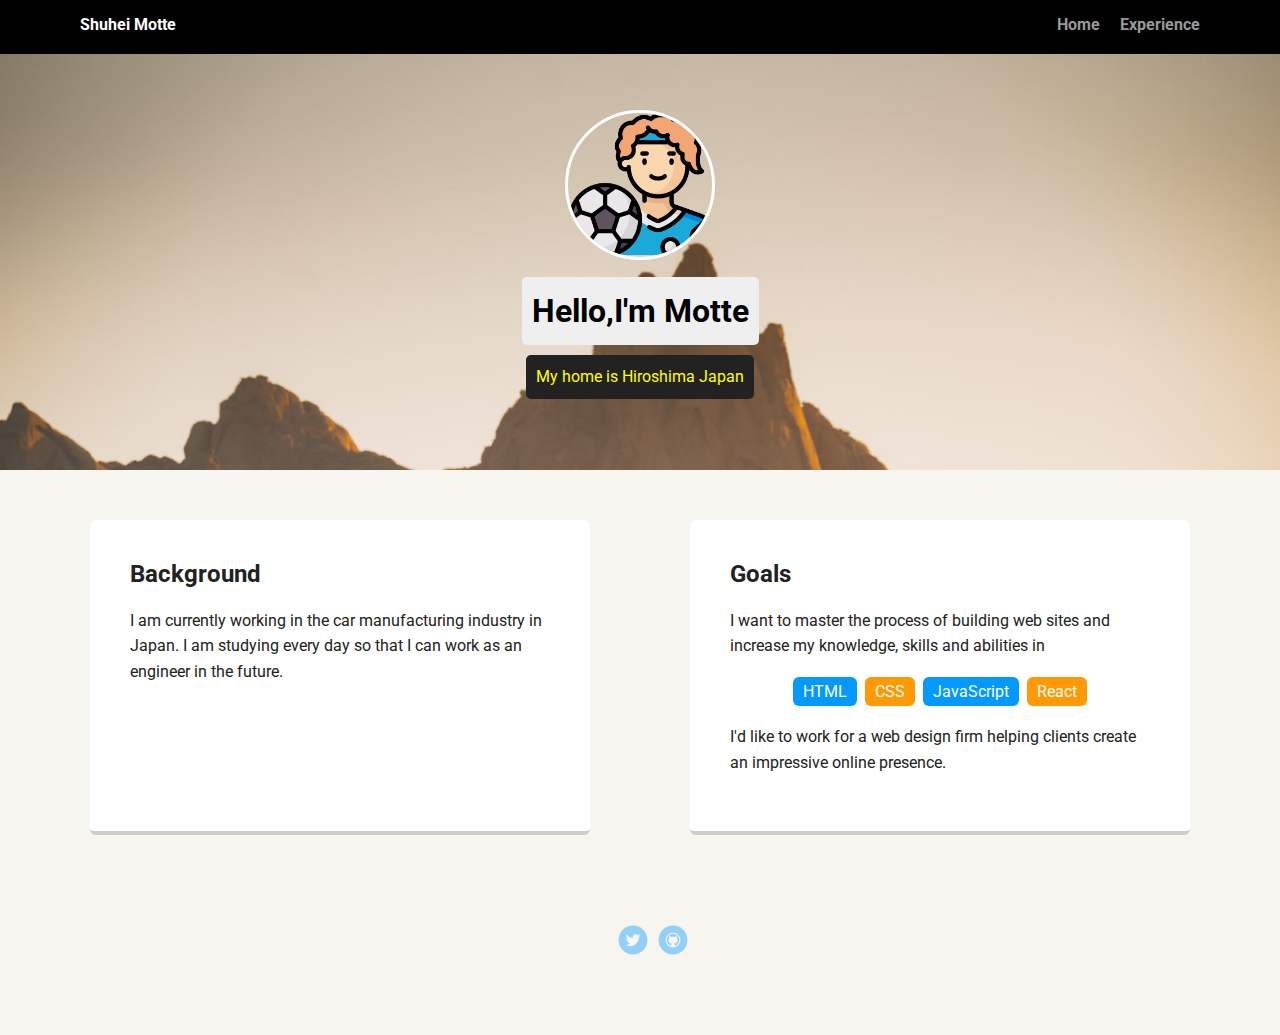
<file: index.html>
<!DOCTYPE html>
<html lang="en">
  <head>
    <meta charset="utf-8" />
    <title>Shuhei Motte Profile</title>
    <meta name="viewport" content="width=device-width, initial-scale=1.0" />
    <link rel="stylesheet" href="styles.css" />
    <link
      href="https://fonts.googleapis.com/css?family=Muli%7CRoboto:400,300,500,700,900"
      rel="stylesheet"
    />
  </head>
  <body>
    <div class="main-nav">
      <ul class="nav">
        <li class="name">Shuhei Motte</li>
        <li><a href="#">Home</a></li>
        <li><a href="page2.html">Experience</a></li>
      </ul>
    </div>
    <header>
      <img
        src="images/my-profile.png"
        alt="My-profile image"
        class="profile-image"
      />
      <h1 class="tag name">Hello,I'm Motte</h1>
      <p class="tag location">My home is Hiroshima Japan</p>
    </header>

    <main class="flex">
      <div class="card">
        <h2>Background</h2>
        <p>
          I am currently working in the car manufacturing industry in Japan. I
          am studying every day so that I can work as an engineer in the future.
        </p>
      </div>

      <div class="card">
        <h2>Goals</h2>
        <p>
          I want to master the process of building web sites and increase my
          knowledge, skills and abilities in
        </p>
        <ul class="skills">
          <li>HTML</li>
          <li>CSS</li>
          <li>JavaScript</li>
          <li>React</li>
        </ul>
        <p>
          I'd like to work for a web design firm helping clients create an
          impressive online presence.
        </p>
      </div>
    </main>
    <footer>
      <ul>
        <li>
          <a href="https://twitter.com/home?lang=ja" class="social twitter"
            >Twitter</a
          >
        </li>
        <li>
          <a href="https://github.com/MOtte-Shuhei" class="social github"
            >Github</a
          >
        </li>
      </ul>
    </footer>
  </body>
</html>
</file>
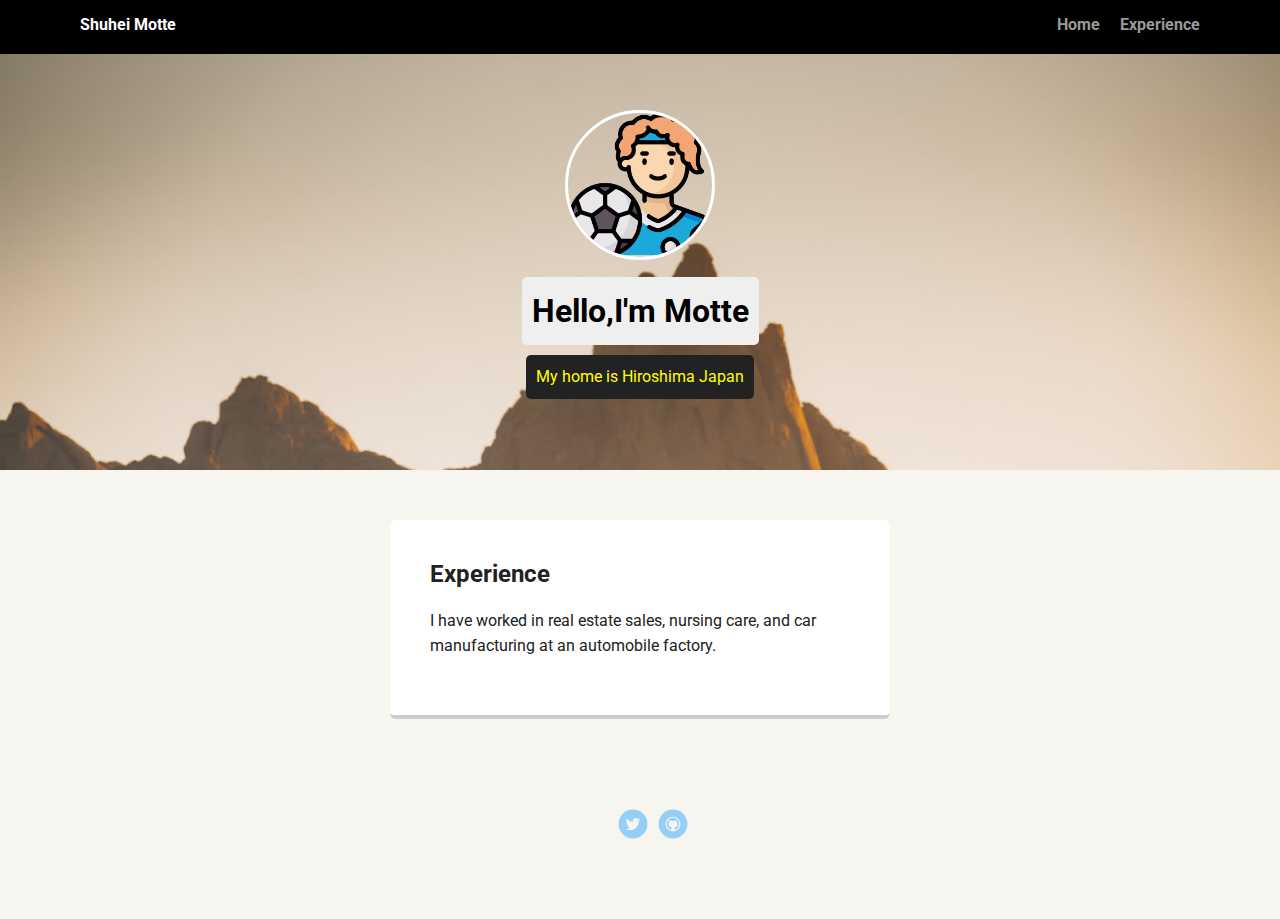
<file: page2.html>
<!DOCTYPE html>
<html lang="en">
  <head>
    <meta charset="utf-8" />
    <title>Shuhei Motte Profile</title>
    <meta name="viewport" content="width=device-width, initial-scale=1.0" />
    <link rel="stylesheet" href="styles.css" />
    <link
      href="https://fonts.googleapis.com/css?family=Muli%7CRoboto:400,300,500,700,900"
      rel="stylesheet"
    />
  </head>
  <body>
    <div class="main-nav">
      <ul class="nav">
        <li class="name">Shuhei Motte</li>
        <li><a href="index.html">Home</a></li>
        <li><a href="#">Experience</a></li>
      </ul>
    </div>
    <header>
      <img
        src="images/my-profile.png"
        alt="My profile image"
        class="profile-image"
      />
      <h1 class="tag name">Hello,I'm Motte</h1>
      <p class="tag location">My home is Hiroshima Japan</p>
    </header>

    <main class="flex">
      <div class="card">
        <h2>Experience</h2>
        <p>
          I have worked in real estate sales, nursing care, and car
          manufacturing at an automobile factory.
        </p>
      </div>
    </main>
    <footer>
      <ul>
        <li>
          <a href="https://twitter.com/home?lang=ja" class="social twitter"
            >Twitter</a
          >
        </li>
        <li>
          <a href="https://github.com/MOtte-Shuhei" class="social github"
            >Github</a
          >
        </li>
      </ul>
    </footer>
  </body>
</html>
</file>
<file: styles.css>
/* Global Layout Set-up */
* { 
  box-sizing: border-box;
}
  
body {
  margin: 0;
  padding: 0;
  text-align: center;
  font-family: 'Roboto', sans-serif;
  color: #222;
  background: #f7f5f0;
}
/* Link Styles */

a {
  text-decoration: none;
  color: #999;
}
a:hover {
  color: #6633ff;
}

/* Section Styles */

.main-nav {
  width: 100%;
  background: black;
  min-height: 30px;
  padding: 10px;
  position: fixed;
  text-align: center;
}
.nav {
  display: flex;
  justify-content: space-around;
  font-weight: 700;
  list-style-type: none;
  margin: 0 auto;
  padding: 0;
}

.nav .name {
    display: block;
    margin-right: auto;
    color: white;
}
.nav li {
  padding: 5px 10px 10px 10px;
}
.nav a {
  transition: all .5s;
}
.nav a:hover {
  color: white
}

header {
  text-align: center;
  background: url('images/new-background.png');
  background-size: cover;
  overflow: hidden;
  padding-top: 60px;
}
header {
  line-height: 1.5;
}
header .profile-image {
  margin-top: 50px;
  width: 150px;
  height: 150px;
  border-radius: 50%;
  border: 3px solid white;
  transition: all .5s;
}
header .profile-image:hover {
  transform: scale(1.2) rotate(5deg);
}
.tag {
  background-color: #efefef;
  color: black;
  padding: 10px;
  border-radius: 5px;
  display: table;
  margin: 10px auto;
} 
.location {
  background-color: #222;
  color: yellow;
}
.card {
  margin: 30px;
  padding: 20px 40px 40px;
  max-width: 500px;
  text-align: left;
  background: #fff;
  border-bottom: 4px solid #ccc;
  border-radius: 6px;
  transition: all .5s;
}
.card:hover {
  border-color: #ff99ff;
}

ul.skills {
  padding: 0;
  text-align: center;
}

.skills li {
  border-radius: 6px;
  display: inline-block;
  background: #ff9904;
  color: white;
  padding: 5px 10px;
  margin: 2px;
}

.skills li:nth-child(odd) {
  background: #0399ff;
}

footer {
  width: 100%;
  min-height: 30px;
  padding: 20px 0 40px 20px;
}

footer .copyright {
  top: -8px;
  font-size: .75em;
}

footer ul {
  list-style-type: none;
  margin: 0;
  padding: 0;
}

footer ul li {
  display: inline-block;
}

a.social {
  display: inline-block;
  text-indent: -9999px;
  margin-left: 5px;
  width: 30px;
  height: 30px;
  background-size: 30px 30px;
  opacity: .4;
  transition: all .5s;
}
a.twitter {
  background-image: url(images/twitter.svg);
}

a.github {
  background-image: url(images/github.svg);
}
a.social:hover {
  opacity: 1;
}
.clearfix {
  clear: both;
}

/* Styles for larger screens */
@media screen and (min-width: 720px) {
  
  .flex {
      display: -ms-flexbox;      /* TWEENER - IE 10 */
      display: flex; 
      max-width: 1200px;
      -ms-flex-pack: distribute;
      justify-content: space-around;
      margin: 0 auto;
  }

  header {
    min-height: 470px;
  }

  .nav {
    max-width: 1200px;
    padding: 0 30px;
  }


  main {
    padding-top: 20px;
  }

  main p {
    line-height: 1.6em;
  }

  footer {
    font-size: 1.3em;
    max-width: 1200px;
    margin: 40px auto;
  }

}
</file>
